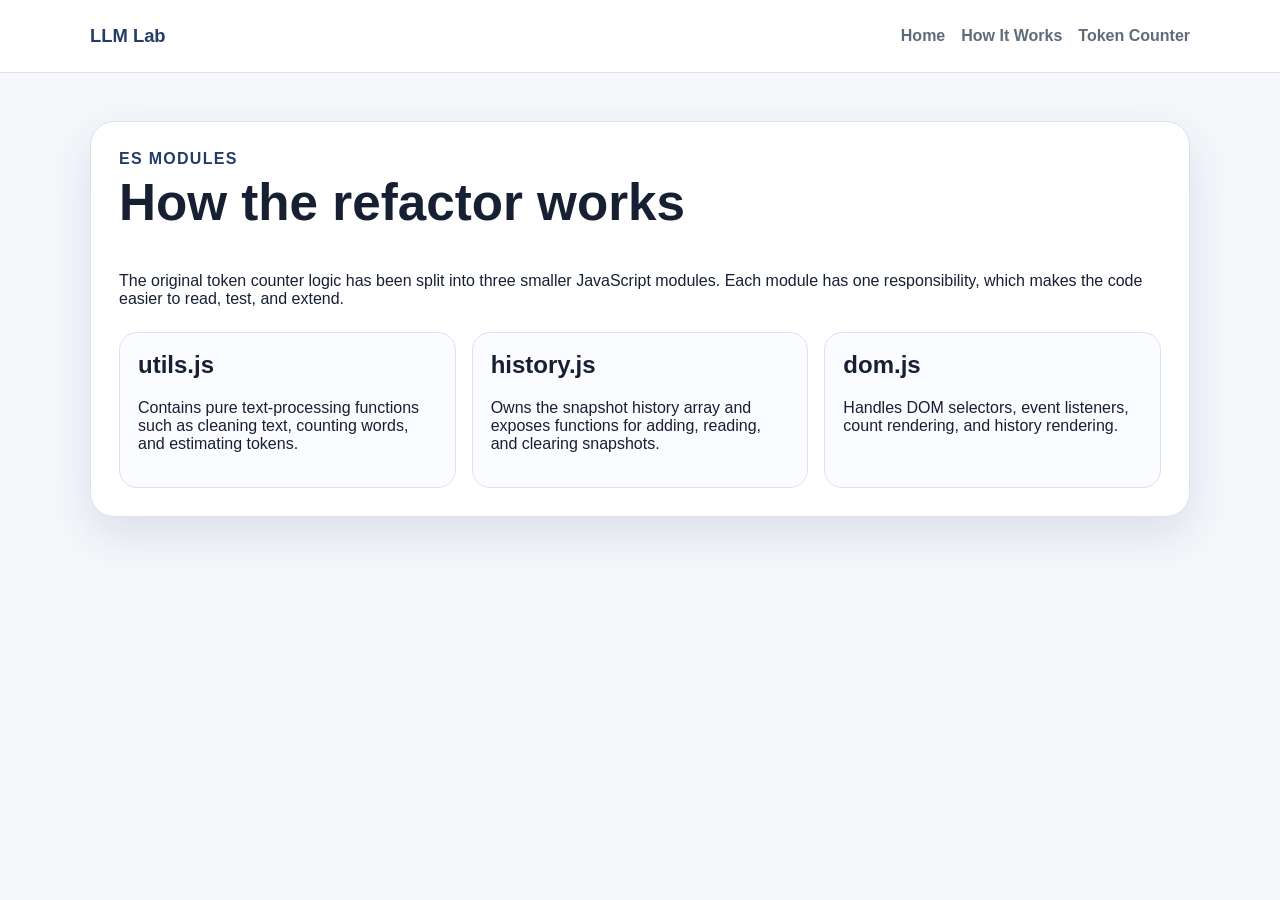
<file: how-it-works.html>
<!DOCTYPE html>
<html lang="en">
<head>
  <meta charset="UTF-8" />
  <meta name="viewport" content="width=device-width, initial-scale=1.0" />
  <title>How It Works</title>
  <link rel="stylesheet" href="styles.css" />
</head>
<body>
  <header class="site-header">
    <nav class="nav">
      <a class="logo" href="index.html">LLM Lab</a>
      <div class="nav-links">
        <a href="index.html">Home</a>
        <a href="how-it-works.html">How It Works</a>
        <a href="tokenCounter.html">Token Counter</a>
      </div>
    </nav>
  </header>

  <main class="page content-page">
    <section class="panel">
      <p class="eyebrow">ES Modules</p>
      <h1>How the refactor works</h1>
      <p>
        The original token counter logic has been split into three smaller JavaScript modules.
        Each module has one responsibility, which makes the code easier to read, test, and extend.
      </p>

      <div class="module-grid">
        <article>
          <h2>utils.js</h2>
          <p>Contains pure text-processing functions such as cleaning text, counting words, and estimating tokens.</p>
        </article>
        <article>
          <h2>history.js</h2>
          <p>Owns the snapshot history array and exposes functions for adding, reading, and clearing snapshots.</p>
        </article>
        <article>
          <h2>dom.js</h2>
          <p>Handles DOM selectors, event listeners, count rendering, and history rendering.</p>
        </article>
      </div>
    </section>
  </main>
</body>
</html>
</file>
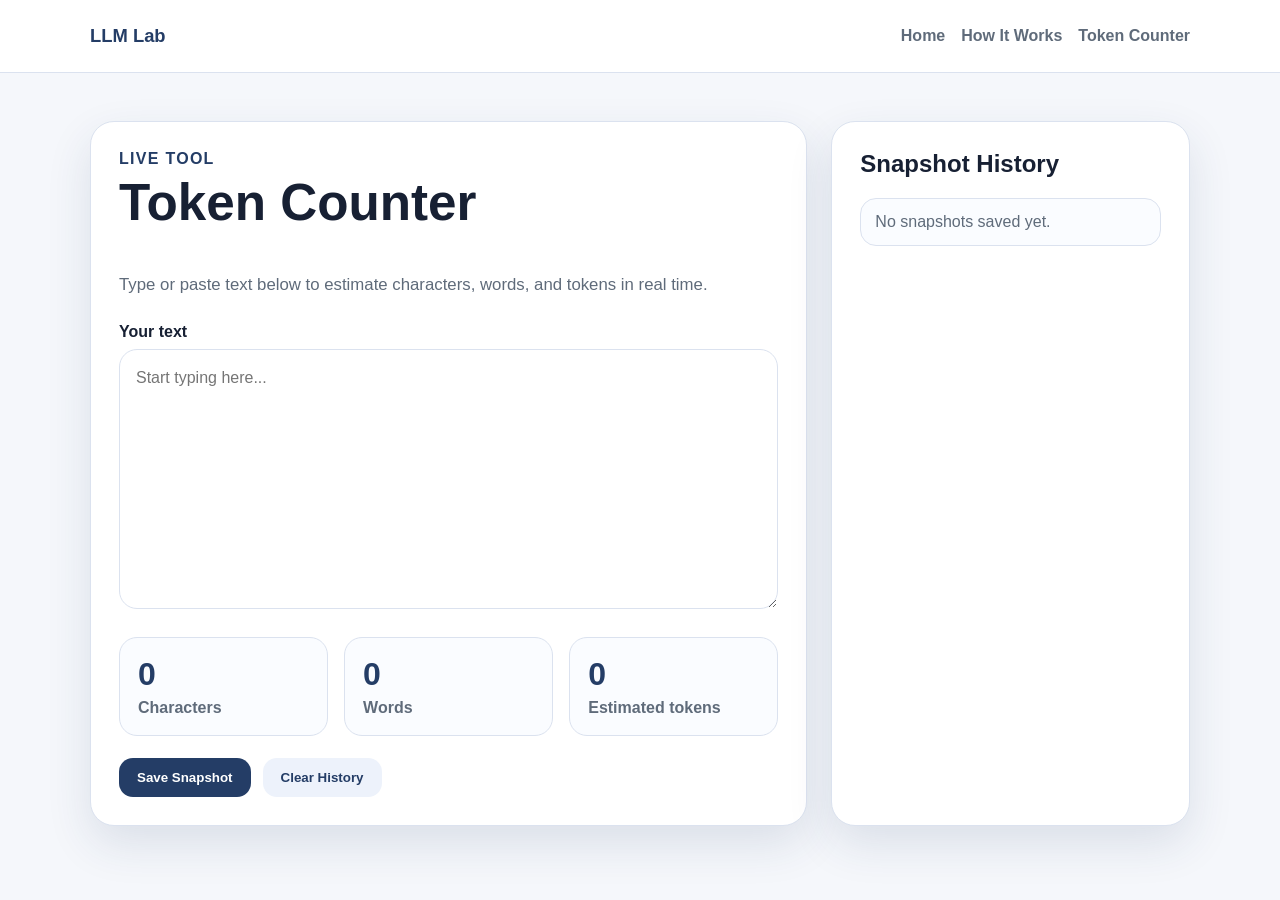
<file: tokenCounter.html>
<!DOCTYPE html>
<html lang="en">
<head>
  <meta charset="UTF-8" />
  <meta name="viewport" content="width=device-width, initial-scale=1.0" />
  <title>Token Counter</title>
  <link rel="stylesheet" href="styles.css" />
</head>
<body>
  <header class="site-header">
    <nav class="nav">
      <a class="logo" href="index.html">LLM Lab</a>
      <div class="nav-links">
        <a href="index.html">Home</a>
        <a href="how-it-works.html">How It Works</a>
        <a href="tokenCounter.html">Token Counter</a>
      </div>
    </nav>
  </header>

  <main class="page token-page">
    <section class="panel token-panel">
      <p class="eyebrow">Live Tool</p>
      <h1>Token Counter</h1>
      <p class="lead">Type or paste text below to estimate characters, words, and tokens in real time.</p>

      <label class="input-label" for="textInput">Your text</label>
      <textarea id="textInput" placeholder="Start typing here..."></textarea>

      <section class="stats-grid" aria-label="Text statistics">
        <article class="stat-card">
          <span id="charCount">0</span>
          <p>Characters</p>
        </article>
        <article class="stat-card">
          <span id="wordCount">0</span>
          <p>Words</p>
        </article>
        <article class="stat-card">
          <span id="tokenCount">0</span>
          <p>Estimated tokens</p>
        </article>
      </section>

      <div class="actions">
        <button id="saveSnapshot" type="button">Save Snapshot</button>
        <button id="clearHistory" class="secondary" type="button">Clear History</button>
      </div>
    </section>

    <aside class="panel history-panel">
      <h2>Snapshot History</h2>
      <ul id="historyList" class="history-list">
        <li class="empty-state">No snapshots saved yet.</li>
      </ul>
    </aside>
  </main>

  <script type="module" src="dom.js"></script>
</body>
</html>
</file>
<file: styles.css>
* {
  box-sizing: border-box;
}

:root {
  --bg: #f5f7fb;
  --panel: #ffffff;
  --text: #172033;
  --muted: #5f6b7a;
  --accent: #243d66;
  --accent-dark: #17294a;
  --border: #dbe2ef;
  --shadow: 0 18px 45px rgba(36, 61, 102, 0.12);
}

body {
  margin: 0;
  min-height: 100vh;
  font-family: Arial, Helvetica, sans-serif;
  background: var(--bg);
  color: var(--text);
}

.site-header {
  background: var(--panel);
  border-bottom: 1px solid var(--border);
}

.nav {
  width: min(1100px, calc(100% - 32px));
  margin: 0 auto;
  min-height: 72px;
  display: flex;
  align-items: center;
  justify-content: space-between;
  gap: 20px;
}

.logo {
  font-weight: 800;
  color: var(--accent);
  text-decoration: none;
  font-size: 1.15rem;
}

.nav-links {
  display: flex;
  gap: 16px;
  flex-wrap: wrap;
}

.nav-links a {
  color: var(--muted);
  text-decoration: none;
  font-weight: 600;
}

.nav-links a:hover {
  color: var(--accent);
}

.page {
  width: min(1100px, calc(100% - 32px));
  margin: 0 auto;
  padding: 48px 0;
}

.panel,
.hero-card {
  background: var(--panel);
  border: 1px solid var(--border);
  border-radius: 24px;
  box-shadow: var(--shadow);
  padding: 28px;
}

.hero-card {
  display: grid;
  grid-template-columns: 1fr 1fr;
  gap: 32px;
  align-items: center;
}

.hero-card img {
  width: 100%;
  border-radius: 18px;
}

.eyebrow {
  color: var(--accent);
  font-weight: 800;
  text-transform: uppercase;
  letter-spacing: 0.08em;
  margin: 0 0 8px;
}

h1,
h2 {
  margin-top: 0;
}

h1 {
  font-size: clamp(2rem, 5vw, 3.2rem);
  line-height: 1.05;
}

.lead {
  color: var(--muted);
  font-size: 1.05rem;
  line-height: 1.6;
}

.button,
button {
  display: inline-flex;
  align-items: center;
  justify-content: center;
  border: 0;
  border-radius: 14px;
  background: var(--accent);
  color: #fff;
  padding: 12px 18px;
  font-weight: 800;
  text-decoration: none;
  cursor: pointer;
}

button:hover,
.button:hover {
  background: var(--accent-dark);
}

button.secondary {
  background: #edf2fb;
  color: var(--accent);
}

button.secondary:hover {
  background: #dfe7f5;
}

.module-grid,
.stats-grid {
  display: grid;
  grid-template-columns: repeat(3, 1fr);
  gap: 16px;
  margin-top: 24px;
}

.module-grid article,
.stat-card {
  border: 1px solid var(--border);
  border-radius: 18px;
  padding: 18px;
  background: #fafcff;
}

.token-page {
  display: grid;
  grid-template-columns: minmax(0, 2fr) minmax(280px, 1fr);
  gap: 24px;
}

.input-label {
  display: block;
  margin: 24px 0 8px;
  font-weight: 800;
}

textarea {
  width: 100%;
  min-height: 260px;
  resize: vertical;
  border: 1px solid var(--border);
  border-radius: 18px;
  padding: 16px;
  font: inherit;
  line-height: 1.5;
  color: var(--text);
}

textarea:focus {
  outline: 3px solid rgba(36, 61, 102, 0.15);
  border-color: var(--accent);
}

.stat-card span {
  display: block;
  font-size: 2rem;
  font-weight: 900;
  color: var(--accent);
}

.stat-card p {
  margin: 6px 0 0;
  color: var(--muted);
  font-weight: 700;
}

.actions {
  display: flex;
  gap: 12px;
  flex-wrap: wrap;
  margin-top: 22px;
}

.history-list {
  list-style: none;
  margin: 18px 0 0;
  padding: 0;
  display: grid;
  gap: 12px;
}

.history-list li {
  border: 1px solid var(--border);
  border-radius: 16px;
  padding: 14px;
  background: #fafcff;
}

.history-list strong {
  display: block;
  margin-bottom: 6px;
}

.history-list span {
  display: block;
  color: var(--muted);
  font-size: 0.92rem;
  line-height: 1.5;
}

.empty-state {
  color: var(--muted);
}

@media (max-width: 800px) {
  .hero-card,
  .token-page,
  .module-grid,
  .stats-grid {
    grid-template-columns: 1fr;
  }

  .nav {
    align-items: flex-start;
    flex-direction: column;
    padding: 16px 0;
  }
}
</file>
